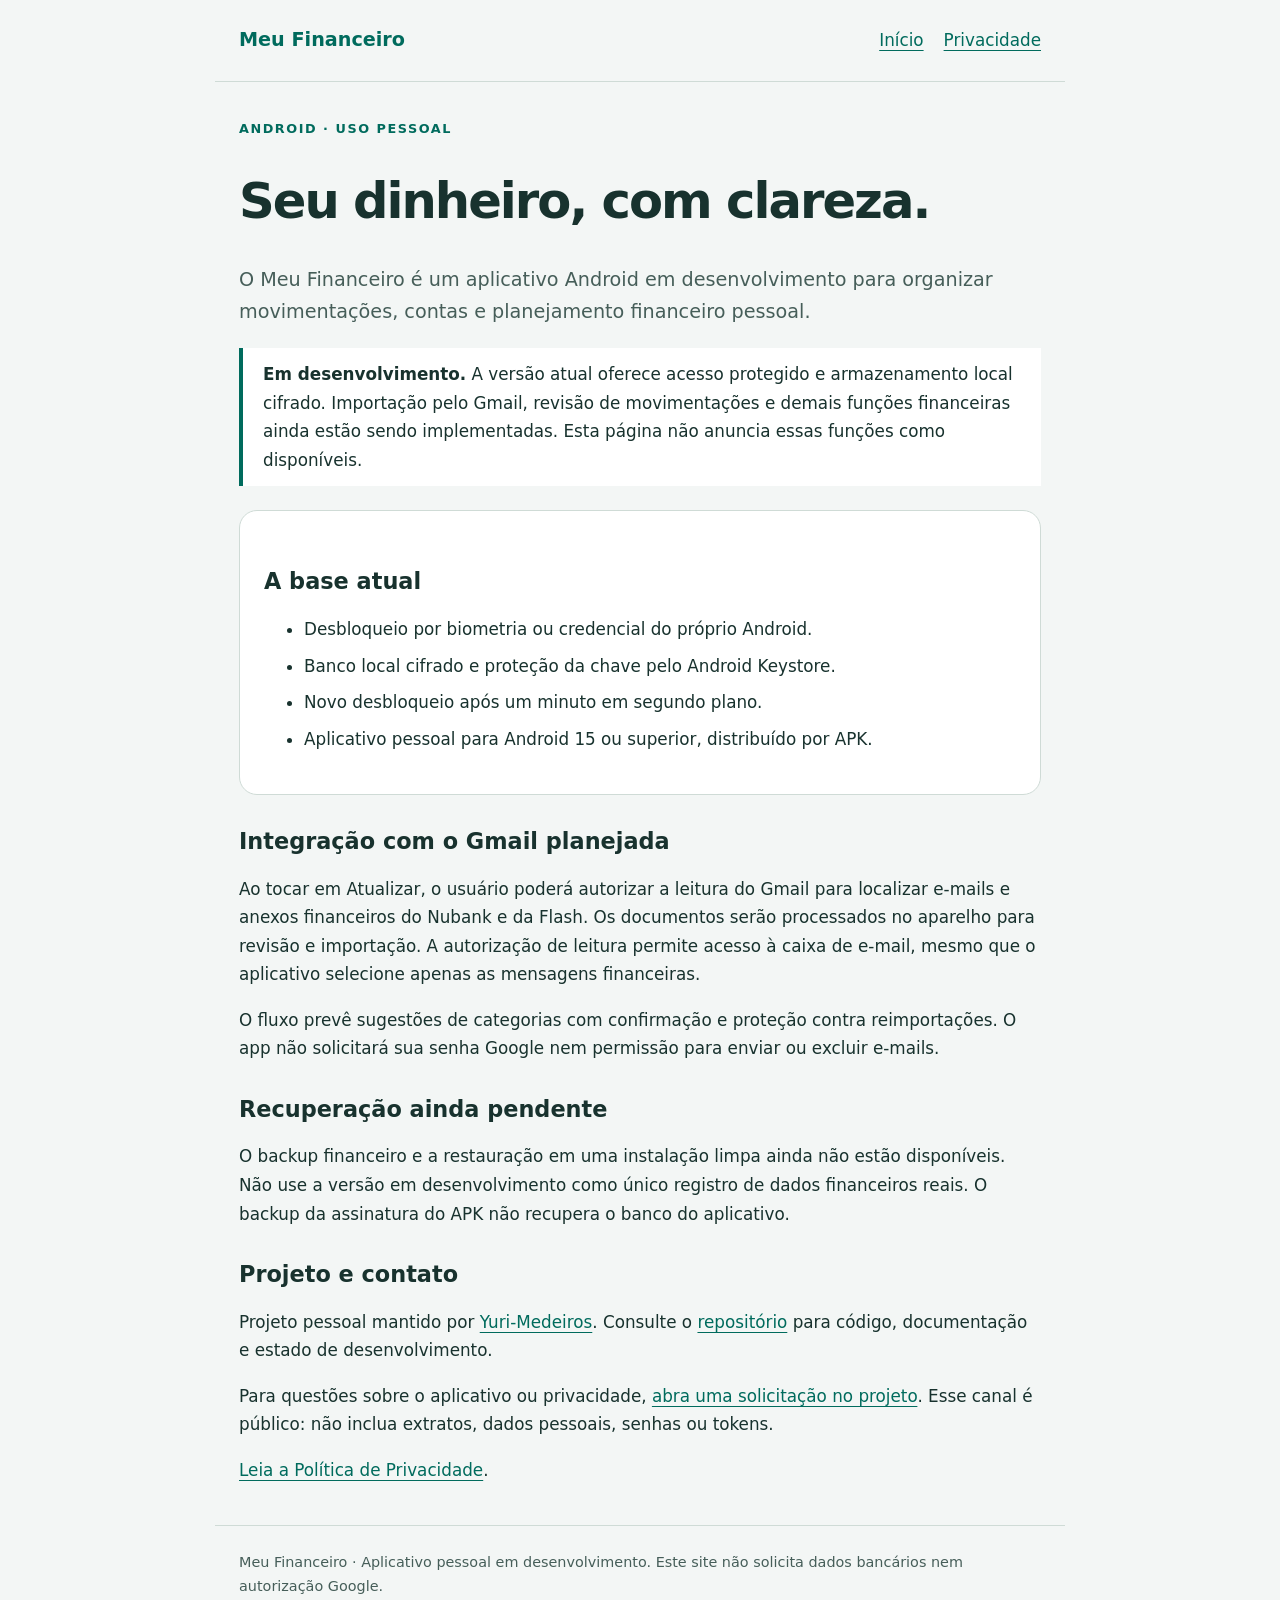
<file: docs/index.html>
<!doctype html>
<html lang="pt-BR">
<head>
<meta charset="utf-8">
<meta name="viewport" content="width=device-width, initial-scale=1">
<meta name="description" content="Meu Financeiro: aplicativo Android de controle financeiro pessoal em desenvolvimento, com dados locais e acesso protegido.">
<title>Meu Financeiro — controle financeiro pessoal</title>
<link rel="stylesheet" href="styles.css">
</head>
<body>
<a class="skip" href="#conteudo">Ir para o conteúdo</a>
<header><a class="brand" href="./">Meu Financeiro</a><nav aria-label="Navegação principal"><a href="./" aria-current="page">Início</a><a href="privacidade.html">Privacidade</a></nav></header>
<main id="conteudo">
<p class="eyebrow">Android · Uso pessoal</p>
<h1>Seu dinheiro, com clareza.</h1>
<p class="intro">O Meu Financeiro é um aplicativo Android em desenvolvimento para organizar movimentações, contas e planejamento financeiro pessoal.</p>
<div class="notice"><strong>Em desenvolvimento.</strong> A versão atual oferece acesso protegido e armazenamento local cifrado. Importação pelo Gmail, revisão de movimentações e demais funções financeiras ainda estão sendo implementadas. Esta página não anuncia essas funções como disponíveis.</div>
<section class="card" aria-labelledby="atual"><h2 id="atual">A base atual</h2><ul><li>Desbloqueio por biometria ou credencial do próprio Android.</li><li>Banco local cifrado e proteção da chave pelo Android Keystore.</li><li>Novo desbloqueio após um minuto em segundo plano.</li><li>Aplicativo pessoal para Android 15 ou superior, distribuído por APK.</li></ul></section>
<section aria-labelledby="gmail"><h2 id="gmail">Integração com o Gmail planejada</h2><p>Ao tocar em Atualizar, o usuário poderá autorizar a leitura do Gmail para localizar e-mails e anexos financeiros do Nubank e da Flash. Os documentos serão processados no aparelho para revisão e importação. A autorização de leitura permite acesso à caixa de e-mail, mesmo que o aplicativo selecione apenas as mensagens financeiras.</p><p>O fluxo prevê sugestões de categorias com confirmação e proteção contra reimportações. O app não solicitará sua senha Google nem permissão para enviar ou excluir e-mails.</p></section>
<section aria-labelledby="recuperacao"><h2 id="recuperacao">Recuperação ainda pendente</h2><p>O backup financeiro e a restauração em uma instalação limpa ainda não estão disponíveis. Não use a versão em desenvolvimento como único registro de dados financeiros reais. O backup da assinatura do APK não recupera o banco do aplicativo.</p></section>
<section aria-labelledby="projeto"><h2 id="projeto">Projeto e contato</h2><p>Projeto pessoal mantido por <a href="https://github.com/Yuri-Medeiros">Yuri-Medeiros</a>. Consulte o <a href="https://github.com/Yuri-Medeiros/App-Controle-Financeiro">repositório</a> para código, documentação e estado de desenvolvimento.</p><p>Para questões sobre o aplicativo ou privacidade, <a href="https://github.com/Yuri-Medeiros/App-Controle-Financeiro/issues/new">abra uma solicitação no projeto</a>. Esse canal é público: não inclua extratos, dados pessoais, senhas ou tokens.</p><p><a href="privacidade.html">Leia a Política de Privacidade</a>.</p></section>
</main>
<footer>Meu Financeiro · Aplicativo pessoal em desenvolvimento. Este site não solicita dados bancários nem autorização Google.</footer>
</body></html>
</file>
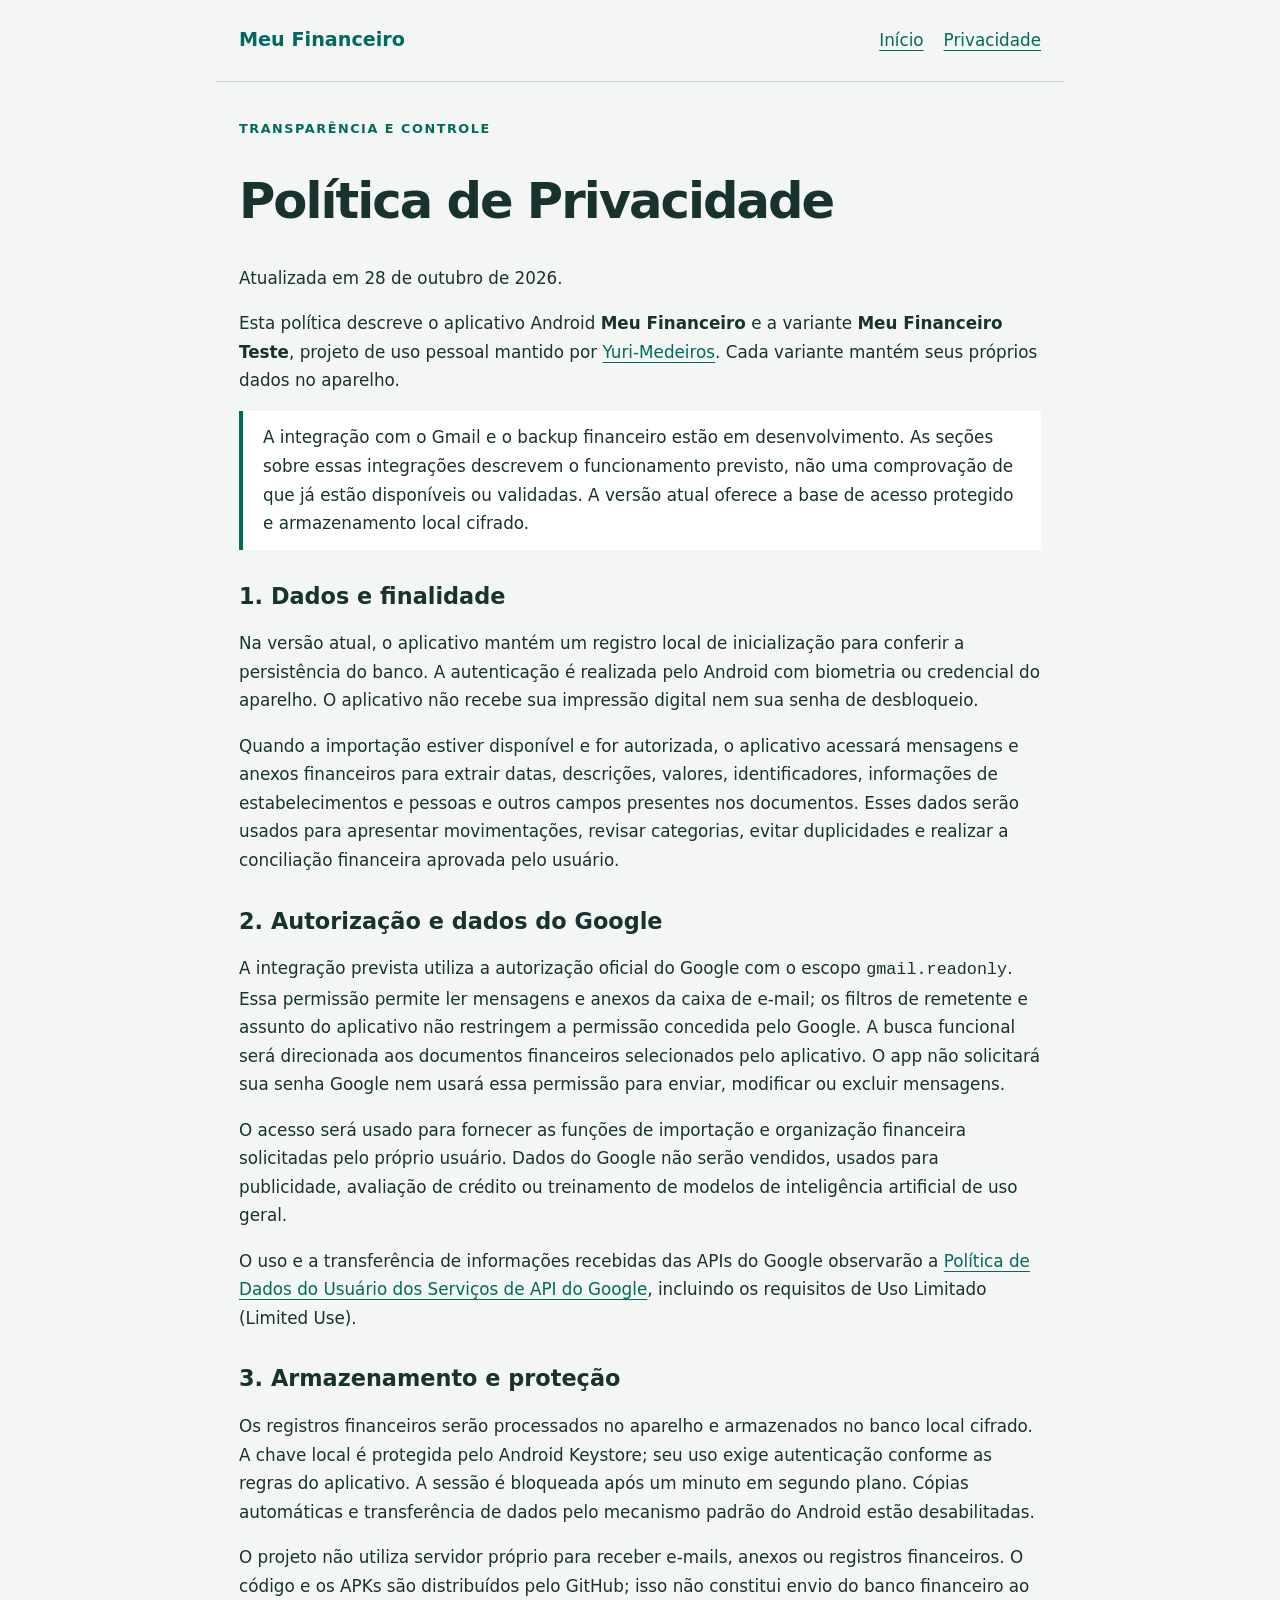
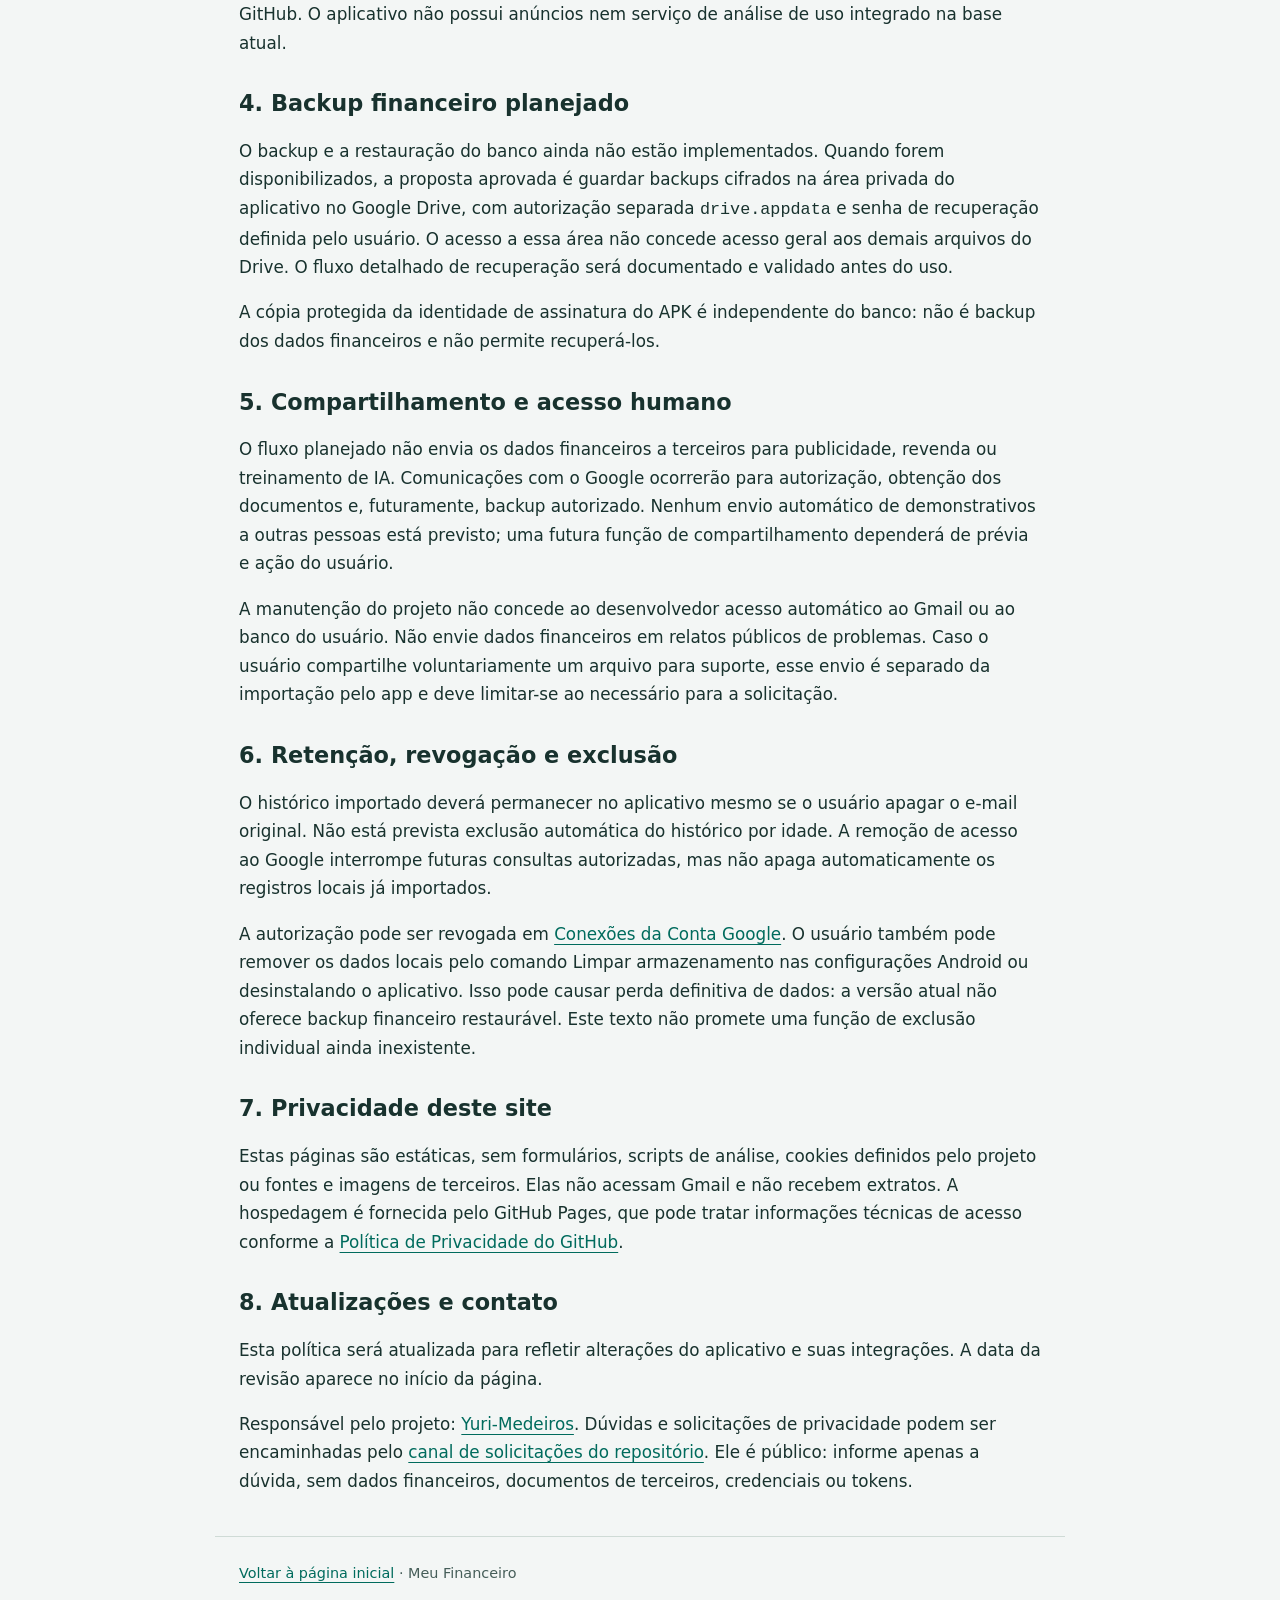
<file: docs/privacidade.html>
<!doctype html>
<html lang="pt-BR">
<head>
<meta charset="utf-8">
<meta name="viewport" content="width=device-width, initial-scale=1">
<meta name="description" content="Política de Privacidade do Meu Financeiro: armazenamento local, autorização Gmail e limites da versão em desenvolvimento.">
<title>Política de Privacidade — Meu Financeiro</title>
<link rel="stylesheet" href="styles.css">
</head>
<body>
<a class="skip" href="#conteudo">Ir para o conteúdo</a>
<header><a class="brand" href="./">Meu Financeiro</a><nav aria-label="Navegação principal"><a href="./">Início</a><a href="privacidade.html" aria-current="page">Privacidade</a></nav></header>
<main id="conteudo">
<p class="eyebrow">Transparência e controle</p>
<h1>Política de Privacidade</h1>
<p>Atualizada em 28 de outubro de 2026.</p>
<p>Esta política descreve o aplicativo Android <strong>Meu Financeiro</strong> e a variante <strong>Meu Financeiro Teste</strong>, projeto de uso pessoal mantido por <a href="https://github.com/Yuri-Medeiros">Yuri-Medeiros</a>. Cada variante mantém seus próprios dados no aparelho.</p>
<div class="notice">A integração com o Gmail e o backup financeiro estão em desenvolvimento. As seções sobre essas integrações descrevem o funcionamento previsto, não uma comprovação de que já estão disponíveis ou validadas. A versão atual oferece a base de acesso protegido e armazenamento local cifrado.</div>
<h2>1. Dados e finalidade</h2>
<p>Na versão atual, o aplicativo mantém um registro local de inicialização para conferir a persistência do banco. A autenticação é realizada pelo Android com biometria ou credencial do aparelho. O aplicativo não recebe sua impressão digital nem sua senha de desbloqueio.</p>
<p>Quando a importação estiver disponível e for autorizada, o aplicativo acessará mensagens e anexos financeiros para extrair datas, descrições, valores, identificadores, informações de estabelecimentos e pessoas e outros campos presentes nos documentos. Esses dados serão usados para apresentar movimentações, revisar categorias, evitar duplicidades e realizar a conciliação financeira aprovada pelo usuário.</p>
<h2>2. Autorização e dados do Google</h2>
<p>A integração prevista utiliza a autorização oficial do Google com o escopo <code>gmail.readonly</code>. Essa permissão permite ler mensagens e anexos da caixa de e-mail; os filtros de remetente e assunto do aplicativo não restringem a permissão concedida pelo Google. A busca funcional será direcionada aos documentos financeiros selecionados pelo aplicativo. O app não solicitará sua senha Google nem usará essa permissão para enviar, modificar ou excluir mensagens.</p>
<p>O acesso será usado para fornecer as funções de importação e organização financeira solicitadas pelo próprio usuário. Dados do Google não serão vendidos, usados para publicidade, avaliação de crédito ou treinamento de modelos de inteligência artificial de uso geral.</p>
<p>O uso e a transferência de informações recebidas das APIs do Google observarão a <a href="https://developers.google.com/terms/api-services-user-data-policy">Política de Dados do Usuário dos Serviços de API do Google</a>, incluindo os requisitos de Uso Limitado (Limited Use).</p>
<h2>3. Armazenamento e proteção</h2>
<p>Os registros financeiros serão processados no aparelho e armazenados no banco local cifrado. A chave local é protegida pelo Android Keystore; seu uso exige autenticação conforme as regras do aplicativo. A sessão é bloqueada após um minuto em segundo plano. Cópias automáticas e transferência de dados pelo mecanismo padrão do Android estão desabilitadas.</p>
<p>O projeto não utiliza servidor próprio para receber e-mails, anexos ou registros financeiros. O código e os APKs são distribuídos pelo GitHub; isso não constitui envio do banco financeiro ao GitHub. O aplicativo não possui anúncios nem serviço de análise de uso integrado na base atual.</p>
<h2>4. Backup financeiro planejado</h2>
<p>O backup e a restauração do banco ainda não estão implementados. Quando forem disponibilizados, a proposta aprovada é guardar backups cifrados na área privada do aplicativo no Google Drive, com autorização separada <code>drive.appdata</code> e senha de recuperação definida pelo usuário. O acesso a essa área não concede acesso geral aos demais arquivos do Drive. O fluxo detalhado de recuperação será documentado e validado antes do uso.</p>
<p>A cópia protegida da identidade de assinatura do APK é independente do banco: não é backup dos dados financeiros e não permite recuperá-los.</p>
<h2>5. Compartilhamento e acesso humano</h2>
<p>O fluxo planejado não envia os dados financeiros a terceiros para publicidade, revenda ou treinamento de IA. Comunicações com o Google ocorrerão para autorização, obtenção dos documentos e, futuramente, backup autorizado. Nenhum envio automático de demonstrativos a outras pessoas está previsto; uma futura função de compartilhamento dependerá de prévia e ação do usuário.</p>
<p>A manutenção do projeto não concede ao desenvolvedor acesso automático ao Gmail ou ao banco do usuário. Não envie dados financeiros em relatos públicos de problemas. Caso o usuário compartilhe voluntariamente um arquivo para suporte, esse envio é separado da importação pelo app e deve limitar-se ao necessário para a solicitação.</p>
<h2>6. Retenção, revogação e exclusão</h2>
<p>O histórico importado deverá permanecer no aplicativo mesmo se o usuário apagar o e-mail original. Não está prevista exclusão automática do histórico por idade. A remoção de acesso ao Google interrompe futuras consultas autorizadas, mas não apaga automaticamente os registros locais já importados.</p>
<p>A autorização pode ser revogada em <a href="https://myaccount.google.com/connections">Conexões da Conta Google</a>. O usuário também pode remover os dados locais pelo comando Limpar armazenamento nas configurações Android ou desinstalando o aplicativo. Isso pode causar perda definitiva de dados: a versão atual não oferece backup financeiro restaurável. Este texto não promete uma função de exclusão individual ainda inexistente.</p>
<h2>7. Privacidade deste site</h2>
<p>Estas páginas são estáticas, sem formulários, scripts de análise, cookies definidos pelo projeto ou fontes e imagens de terceiros. Elas não acessam Gmail e não recebem extratos. A hospedagem é fornecida pelo GitHub Pages, que pode tratar informações técnicas de acesso conforme a <a href="https://docs.github.com/site-policy/privacy-policies/github-general-privacy-statement">Política de Privacidade do GitHub</a>.</p>
<h2>8. Atualizações e contato</h2>
<p>Esta política será atualizada para refletir alterações do aplicativo e suas integrações. A data da revisão aparece no início da página.</p>
<p>Responsável pelo projeto: <a href="https://github.com/Yuri-Medeiros">Yuri-Medeiros</a>. Dúvidas e solicitações de privacidade podem ser encaminhadas pelo <a href="https://github.com/Yuri-Medeiros/App-Controle-Financeiro/issues/new">canal de solicitações do repositório</a>. Ele é público: informe apenas a dúvida, sem dados financeiros, documentos de terceiros, credenciais ou tokens.</p>
</main>
<footer><a href="./">Voltar à página inicial</a> · Meu Financeiro</footer>
</body></html>
</file>
<file: docs/styles.css>
:root{color-scheme:light dark;--bg:#f3f6f5;--surface:#fff;--text:#18322e;--muted:#465e59;--accent:#006b5d;--line:#cfdbd6}*{box-sizing:border-box}body{margin:0;background:var(--bg);color:var(--text);font:1.05rem/1.7 system-ui,-apple-system,BlinkMacSystemFont,"Segoe UI",sans-serif}header,main,footer{max-width:850px;margin:auto;padding:24px}header{display:flex;flex-wrap:wrap;justify-content:space-between;gap:16px;align-items:center;border-bottom:1px solid var(--line)}nav{display:flex;gap:20px;flex-wrap:wrap}a{color:var(--accent);text-underline-offset:4px}a:focus-visible{outline:3px solid var(--accent);outline-offset:5px}.brand{font-size:1.2rem;font-weight:750;text-decoration:none}h1{font-size:clamp(2rem,6vw,3.1rem);line-height:1.15;letter-spacing:-.04em}h2{font-size:1.4rem;margin-top:32px;line-height:1.3}.intro{font-size:1.2rem;color:var(--muted)}.eyebrow{text-transform:uppercase;letter-spacing:.12em;font-size:.8rem;font-weight:700;color:var(--accent)}.card{background:var(--surface);padding:24px;border:1px solid var(--line);border-radius:18px;margin:24px 0}.notice{border-left:4px solid var(--accent);padding:12px 20px;background:var(--surface)}li+li{margin-top:8px}footer{border-top:1px solid var(--line);font-size:.9rem;color:var(--muted)}.skip{position:absolute;left:-9999px}.skip:focus{position:static;display:block;padding:12px}@media(prefers-color-scheme:dark){:root{--bg:#101c1a;--surface:#192b27;--text:#e0eeea;--muted:#b6cbc5;--accent:#82dbc5;--line:#36524a}}@media(max-width:480px){header,main,footer{padding:20px}.card{padding:18px}}
</file>
